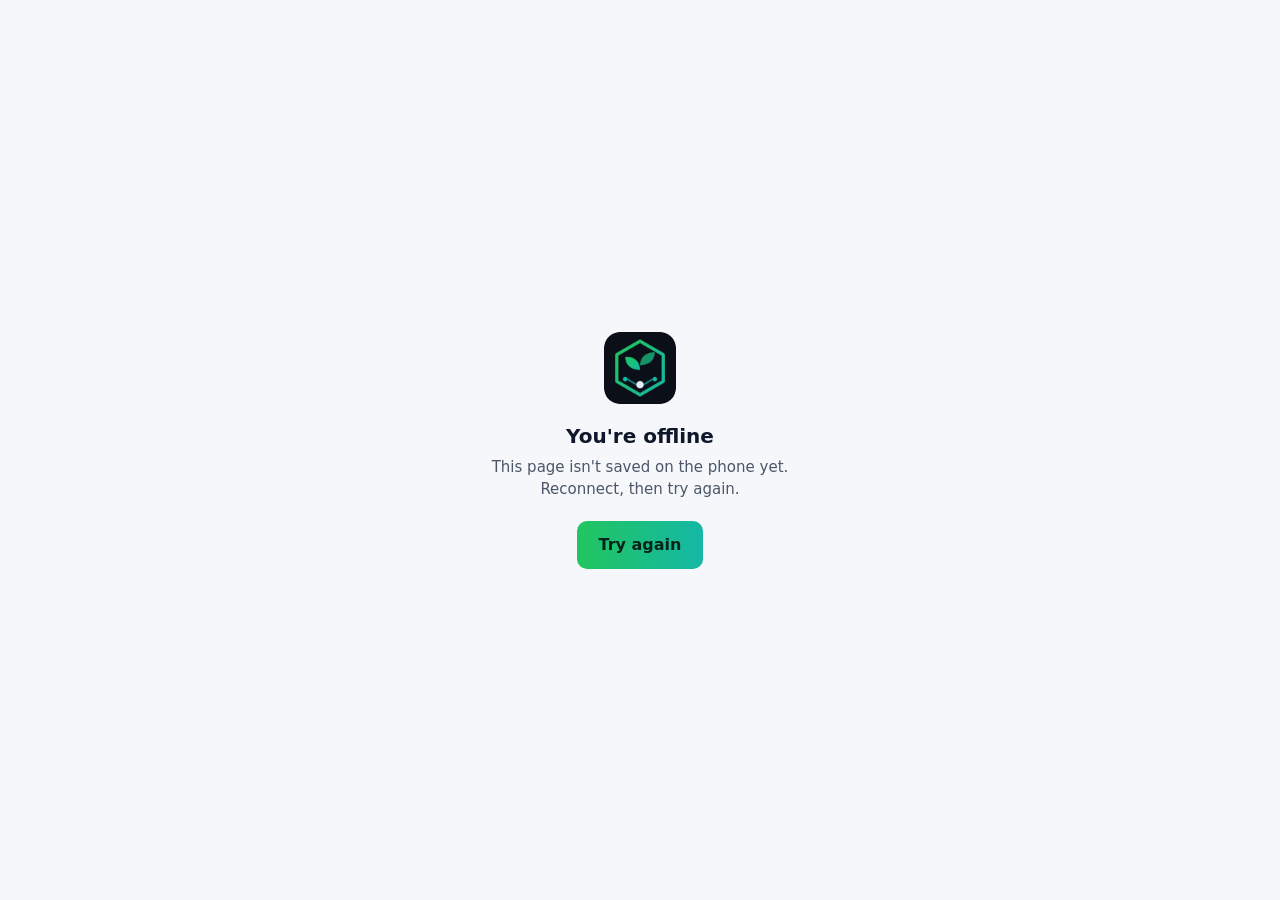
<file: agents/offline.html>
<!DOCTYPE html>
<html lang="en"><head><meta charset="UTF-8"><meta name="viewport" content="width=device-width, initial-scale=1, viewport-fit=cover">
<meta name="robots" content="noindex, nofollow"><title>Offline · IntelliGro.AI</title>
<style>body{margin:0;min-height:100vh;display:grid;place-items:center;background:#0b0f17;color:#e6edf6;font-family:"Segoe UI",Inter,system-ui,Roboto,sans-serif;padding:24px;box-sizing:border-box;text-align:center}
@media (prefers-color-scheme: light){body{background:#f5f7fa;color:#0f172a}p{color:#4b5768!important}}
img{border-radius:16px}h1{font-size:20px;margin:16px 0 8px}p{color:#8b98ab;font-size:15px;line-height:1.5;max-width:320px;margin:0 auto 20px}
a{display:inline-flex;align-items:center;justify-content:center;min-height:48px;padding:0 22px;border-radius:10px;background:linear-gradient(90deg,#22c55e,#14b8a6);color:#04241a;font-weight:700;text-decoration:none}</style></head>
<body><main><img src="icons/icon-192.png" width="72" height="72" alt="IntelliGro.AI logo"><h1>You're offline</h1>
<p>This page isn't saved on the phone yet. Reconnect, then try again.</p><a href="./">Try again</a></main></body></html>
</file>
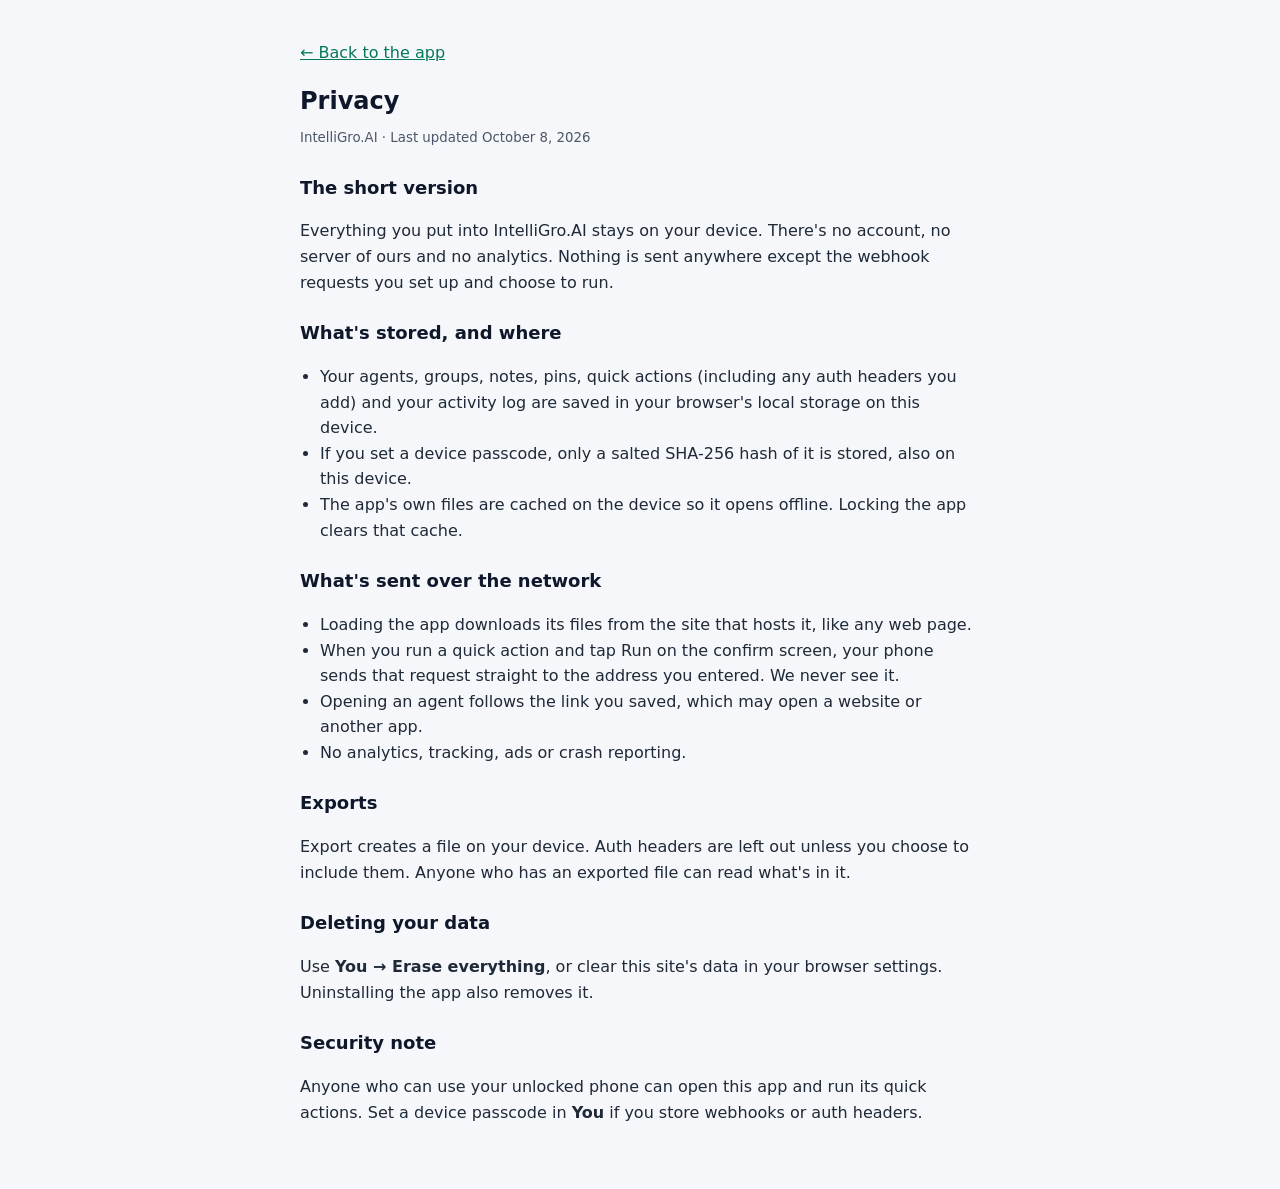
<file: agents/privacy.html>
<!DOCTYPE html>
<html lang="en"><head><meta charset="UTF-8"><meta name="viewport" content="width=device-width, initial-scale=1, viewport-fit=cover">
<meta name="robots" content="noindex, nofollow"><title>Privacy · IntelliGro.AI</title>
<style>
body{margin:0;background:#0b0f17;color:#e6edf6;font:16px/1.6 "Segoe UI",Inter,system-ui,Roboto,sans-serif;padding:24px 20px 48px}
main{max-width:680px;margin:0 auto}h1{font-size:24px;margin:8px 0 4px}h2{font-size:18px;margin:24px 0 6px}p,li{color:#c8d2de}small{color:#8b98ab}
a{color:#34d399}ul{padding-left:20px}
@media (prefers-color-scheme: light){body{background:#f5f7fa;color:#0f172a}p,li{color:#1f2937}small{color:#4b5768}a{color:#047857}}
</style></head>
<body><main>
<p><a href="./">&larr; Back to the app</a></p>
<h1>Privacy</h1><small>IntelliGro.AI · Last updated October 8, 2026</small>
<h2>The short version</h2>
<p>Everything you put into IntelliGro.AI stays on your device. There's no account, no server of ours and no analytics. Nothing is sent anywhere except the webhook requests you set up and choose to run.</p>
<h2>What's stored, and where</h2>
<ul>
<li>Your agents, groups, notes, pins, quick actions (including any auth headers you add) and your activity log are saved in your browser's local storage on this device.</li>
<li>If you set a device passcode, only a salted SHA-256 hash of it is stored, also on this device.</li>
<li>The app's own files are cached on the device so it opens offline. Locking the app clears that cache.</li>
</ul>
<h2>What's sent over the network</h2>
<ul>
<li>Loading the app downloads its files from the site that hosts it, like any web page.</li>
<li>When you run a quick action and tap Run on the confirm screen, your phone sends that request straight to the address you entered. We never see it.</li>
<li>Opening an agent follows the link you saved, which may open a website or another app.</li>
<li>No analytics, tracking, ads or crash reporting.</li>
</ul>
<h2>Exports</h2>
<p>Export creates a file on your device. Auth headers are left out unless you choose to include them. Anyone who has an exported file can read what's in it.</p>
<h2>Deleting your data</h2>
<p>Use <b>You &rarr; Erase everything</b>, or clear this site's data in your browser settings. Uninstalling the app also removes it.</p>
<h2>Security note</h2>
<p>Anyone who can use your unlocked phone can open this app and run its quick actions. Set a device passcode in <b>You</b> if you store webhooks or auth headers.</p>
</main></body></html>
</file>
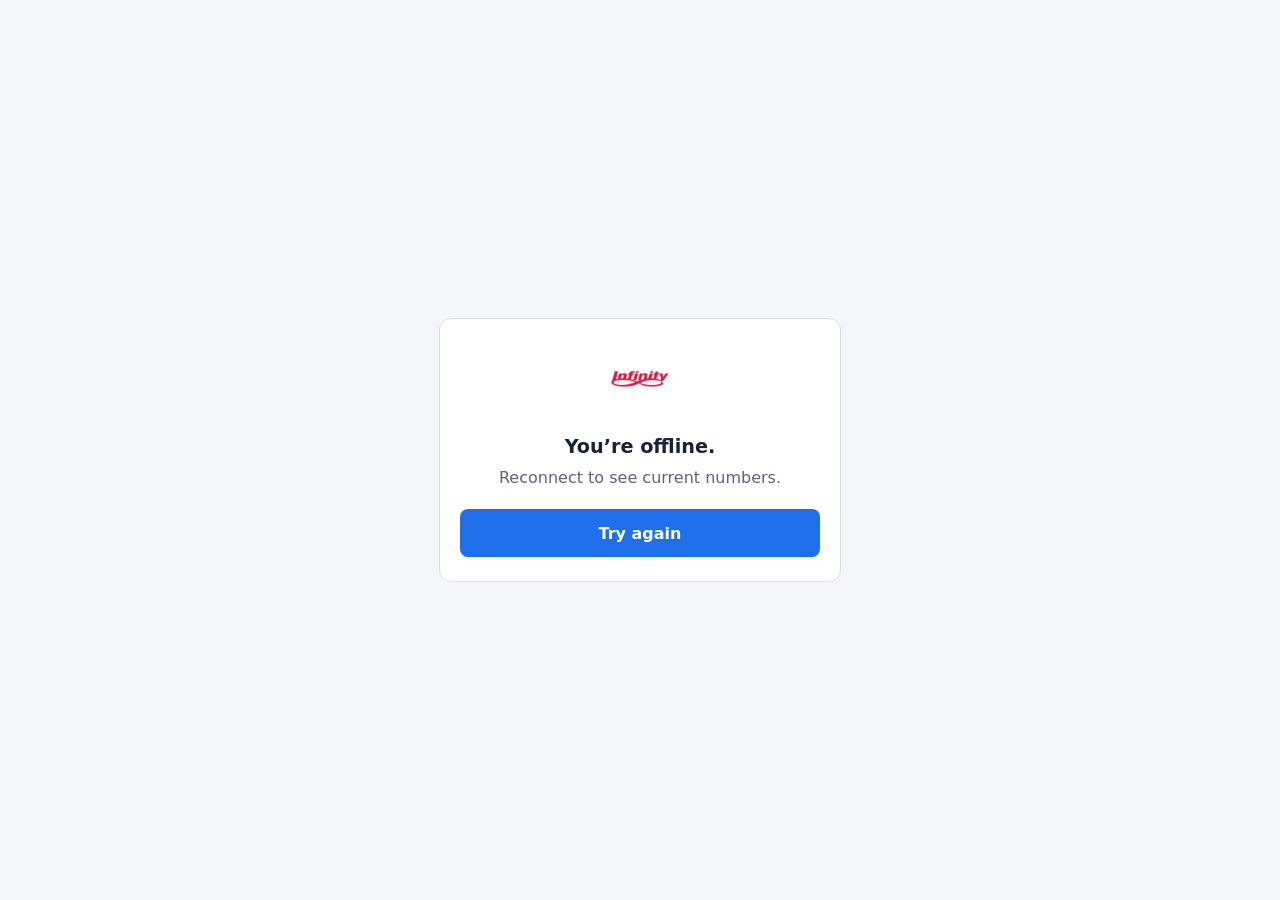
<file: cc/offline.html>
<!DOCTYPE html>
<html lang="en">
<head>
<meta name="robots" content="noindex, nofollow">
  <meta charset="UTF-8" />
  <meta name="viewport" content="width=device-width, initial-scale=1, viewport-fit=cover" />
  <meta name="theme-color" content="#7c2d12" />
  <title>[SANDBOX] Offline · Command Center</title>
  <style>
    :root { color-scheme: light dark; }
    body { margin: 0; min-height: 100vh; display: grid; place-items: center; padding: 24px 16px calc(24px + env(safe-area-inset-bottom));
      font-family: "Segoe UI", system-ui, -apple-system, sans-serif; background: #f4f6f9; color: #1a2332; box-sizing: border-box; }
    @media (prefers-color-scheme: dark) { body { background: #0f141c; color: #e8edf5; } .card { background: #1a2230 !important; border-color: #2f3b4f !important; } p { color: #a0aabe !important; } }
    .card { max-width: 360px; width: 100%; background: #fff; border: 1px solid #d8dee8; border-radius: 12px; padding: 24px 20px; text-align: center; }
    img { width: 72px; height: 72px; border-radius: 16px; }
    h1 { font-size: 1.2rem; margin: 16px 0 8px; }
    p { color: #5a6577; margin: 0 0 20px; line-height: 1.45; }
    button { min-height: 48px; width: 100%; border: 0; border-radius: 8px; background: #1f6feb; color: #fff; font: inherit; font-weight: 600; font-size: 1rem; }
  </style>
</head>
<body>
  <main class="card" role="alert">
    <img src="assets/icons/icon-192.png" alt="" />
    <h1>You’re offline.</h1>
    <p>Reconnect to see current numbers.</p>
    <button type="button" onclick="location.reload()">Try again</button>
  </main>
</body>
</html>
</file>
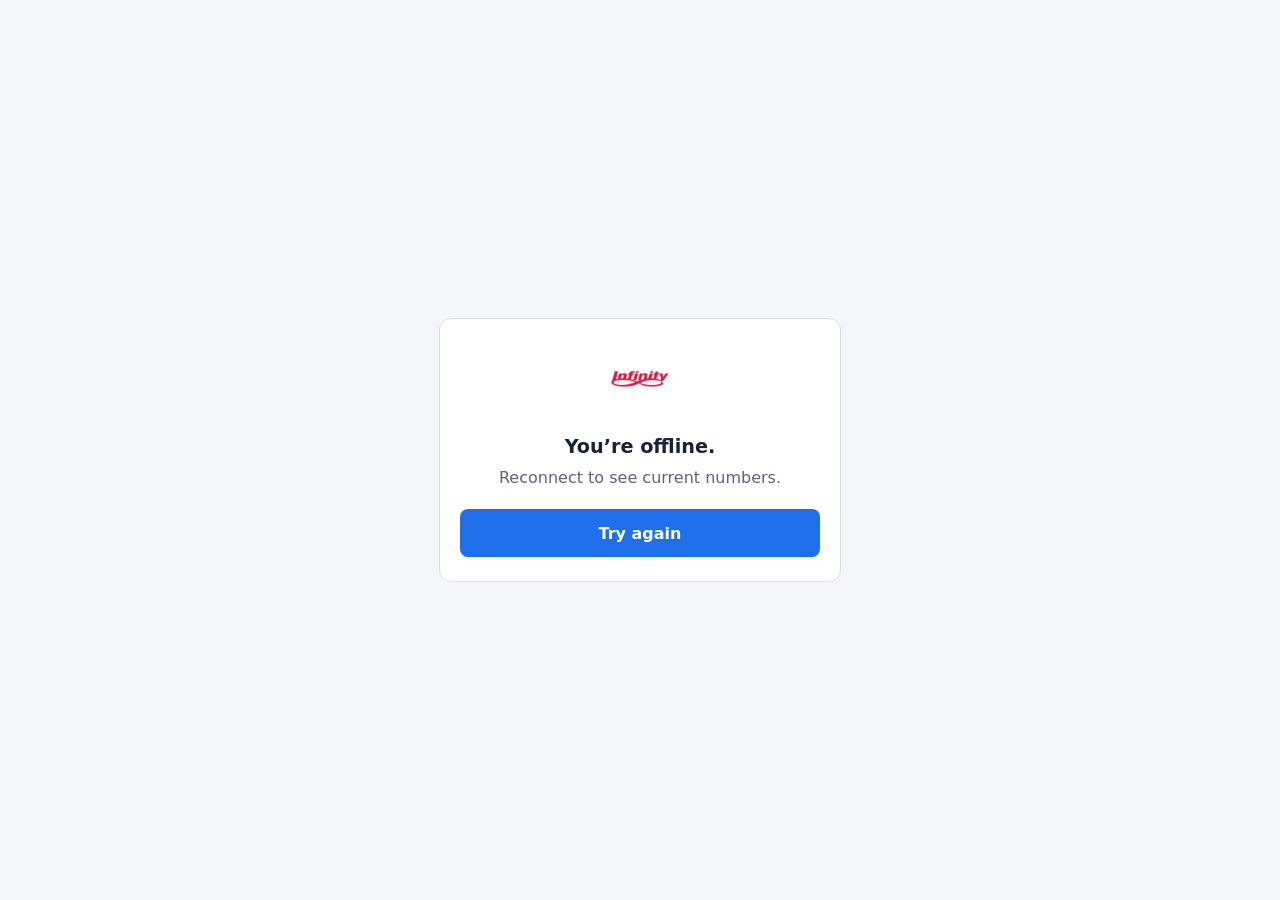
<file: home-base/offline.html>
<!DOCTYPE html>
<html lang="en">
<head>
<meta name="robots" content="noindex, nofollow">
  <meta charset="UTF-8" />
  <meta name="viewport" content="width=device-width, initial-scale=1, viewport-fit=cover" />
  <meta name="theme-color" content="#7c2d12" />
  <title>[SANDBOX] Offline · Home Base</title>
  <style>
    :root { color-scheme: light dark; }
    body { margin: 0; min-height: 100vh; display: grid; place-items: center; padding: 24px 16px calc(24px + env(safe-area-inset-bottom));
      font-family: "Segoe UI", system-ui, -apple-system, sans-serif; background: #f4f6f9; color: #1a2332; box-sizing: border-box; }
    @media (prefers-color-scheme: dark) { body { background: #0f141c; color: #e8edf5; } .card { background: #1a2230 !important; border-color: #2f3b4f !important; } p { color: #a0aabe !important; } }
    .card { max-width: 360px; width: 100%; background: #fff; border: 1px solid #d8dee8; border-radius: 12px; padding: 24px 20px; text-align: center; }
    img { width: 72px; height: 72px; border-radius: 16px; }
    h1 { font-size: 1.2rem; margin: 16px 0 8px; }
    p { color: #5a6577; margin: 0 0 20px; line-height: 1.45; }
    button { min-height: 48px; width: 100%; border: 0; border-radius: 8px; background: #1f6feb; color: #fff; font: inherit; font-weight: 600; font-size: 1rem; }
  </style>
</head>
<body>
  <main class="card" role="alert">
    <img src="assets/icons/icon-192.png" alt="" />
    <h1>You’re offline.</h1>
    <p>Reconnect to see current numbers.</p>
    <button type="button" onclick="location.reload()">Try again</button>
  </main>
</body>
</html>
</file>
